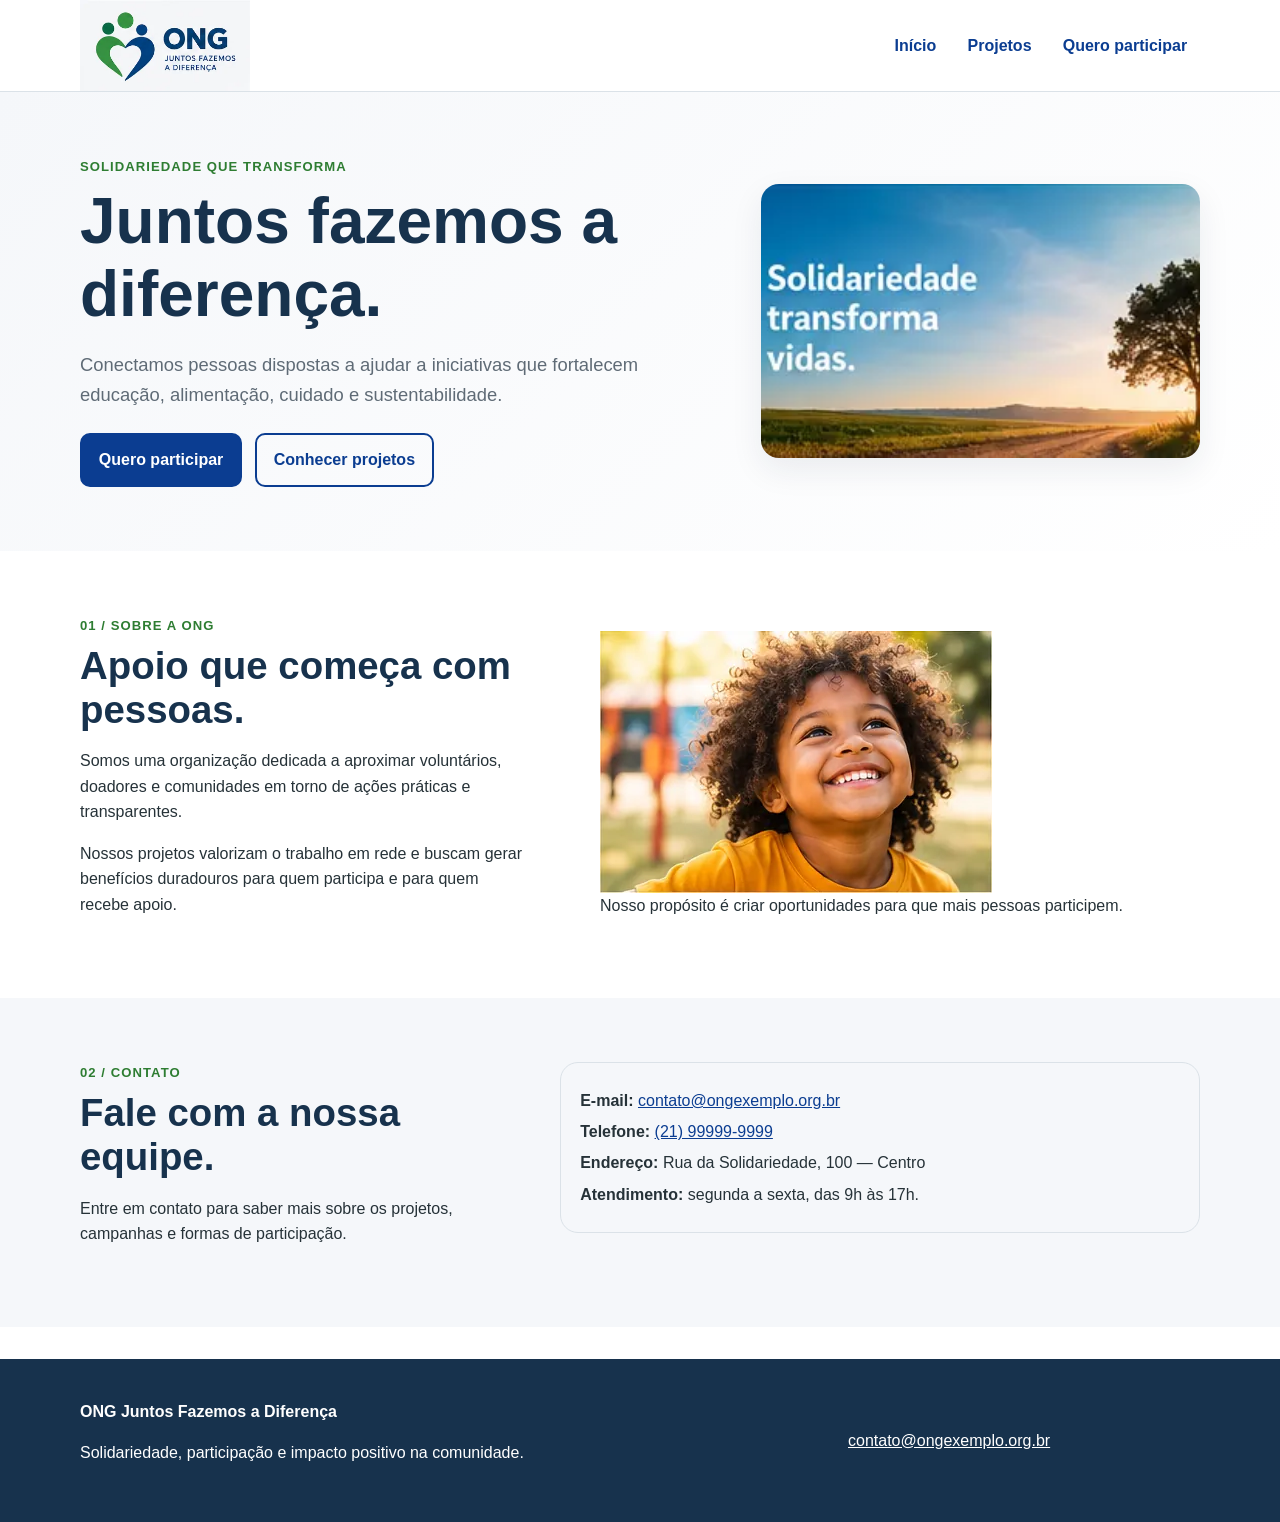
<file: index.html>
<!doctype html>
<html lang="pt-BR">
<head>
  <meta charset="utf-8">
  <meta name="viewport" content="width=device-width, initial-scale=1">
  <meta name="description" content="ONG Juntos Fazemos a Diferença: conheça nossos projetos, doe e participe como voluntário.">
  <title>Início | ONG Juntos Fazemos a Diferença</title>
  <link rel="icon" href="assets/img/favicon.png" type="image/png">
  <link rel="stylesheet" href="assets/css/style.css">
</head>
<body>
<a class="skip-link" href="#conteudo">Pular para o conteúdo principal</a>
<header class="site-header">
  <div class="container header-inner">
    <a class="brand" href="index.html" aria-label="ONG Juntos Fazemos a Diferença - início">
      <picture><source srcset="assets/img/logo.webp" type="image/webp"><img src="assets/img/logo.png" alt="ONG Juntos Fazemos a Diferença" width="170" height="102"></picture>
    </a>
    <nav class="site-nav" aria-label="Navegação principal">
      <ul>
        <li><a href="index.html" data-page="index">Início</a></li>
        <li><a href="projetos.html" data-page="projetos">Projetos</a></li>
        <li><a href="cadastro.html" data-page="cadastro">Quero participar</a></li>
      </ul>
    </nav>
  </div>
</header>
<main id="conteudo">
<section class="hero" aria-labelledby="titulo-principal">
  <div class="container hero-grid">
    <div>
      <p class="eyebrow">Solidariedade que transforma</p>
      <h1 id="titulo-principal">Juntos fazemos a diferença.</h1>
      <p class="lead">Conectamos pessoas dispostas a ajudar a iniciativas que fortalecem educação, alimentação, cuidado e sustentabilidade.</p>
      <div class="actions">
        <a class="button" href="cadastro.html">Quero participar</a>
        <a class="button secondary" href="projetos.html">Conhecer projetos</a>
      </div>
    </div>
    <div class="hero-media">
      <picture>
        <source srcset="assets/img/hero.webp" type="image/webp">
        <img src="assets/img/hero.jpg" alt="Paisagem ao pôr do sol com uma árvore e a mensagem Solidariedade transforma vidas" width="356" height="177">
      </picture>
    </div>
  </div>
</section>

<section class="section" aria-labelledby="sobre-titulo">
  <div class="container contact-grid">
    <div>
      <p class="eyebrow">01 / Sobre a ONG</p>
      <h2 id="sobre-titulo">Apoio que começa com pessoas.</h2>
      <p>Somos uma organização dedicada a aproximar voluntários, doadores e comunidades em torno de ações práticas e transparentes.</p>
      <p>Nossos projetos valorizam o trabalho em rede e buscam gerar benefícios duradouros para quem participa e para quem recebe apoio.</p>
    </div>
    <figure>
      <picture><source srcset="assets/img/crianca-sorrindo.webp" type="image/webp"><img src="assets/img/crianca-sorrindo.jpg" alt="Criança sorrindo em um espaço ao ar livre" width="392" height="262" loading="lazy"></picture>
      <figcaption>Nosso propósito é criar oportunidades para que mais pessoas participem.</figcaption>
    </figure>
  </div>
</section>

<section class="section alt" aria-labelledby="contato-titulo">
  <div class="container contact-grid">
    <div>
      <p class="eyebrow">02 / Contato</p>
      <h2 id="contato-titulo">Fale com a nossa equipe.</h2>
      <p>Entre em contato para saber mais sobre os projetos, campanhas e formas de participação.</p>
    </div>
    <address>
      <p><strong>E-mail:</strong> <a href="mailto:contato@ongexemplo.org.br">contato@ongexemplo.org.br</a></p>
      <p><strong>Telefone:</strong> <a href="tel:+5521999999999">(21) 99999-9999</a></p>
      <p><strong>Endereço:</strong> Rua da Solidariedade, 100 — Centro</p>
      <p><strong>Atendimento:</strong> segunda a sexta, das 9h às 17h.</p>
    </address>
  </div>
</section>
</main>
<footer class="site-footer">
  <div class="container footer-grid">
    <div>
      <strong>ONG Juntos Fazemos a Diferença</strong>
      <p>Solidariedade, participação e impacto positivo na comunidade.</p>
    </div>
    <div><a href="mailto:contato@ongexemplo.org.br">contato@ongexemplo.org.br</a></div>
  </div>
</footer>

</body>
</html>
</file>
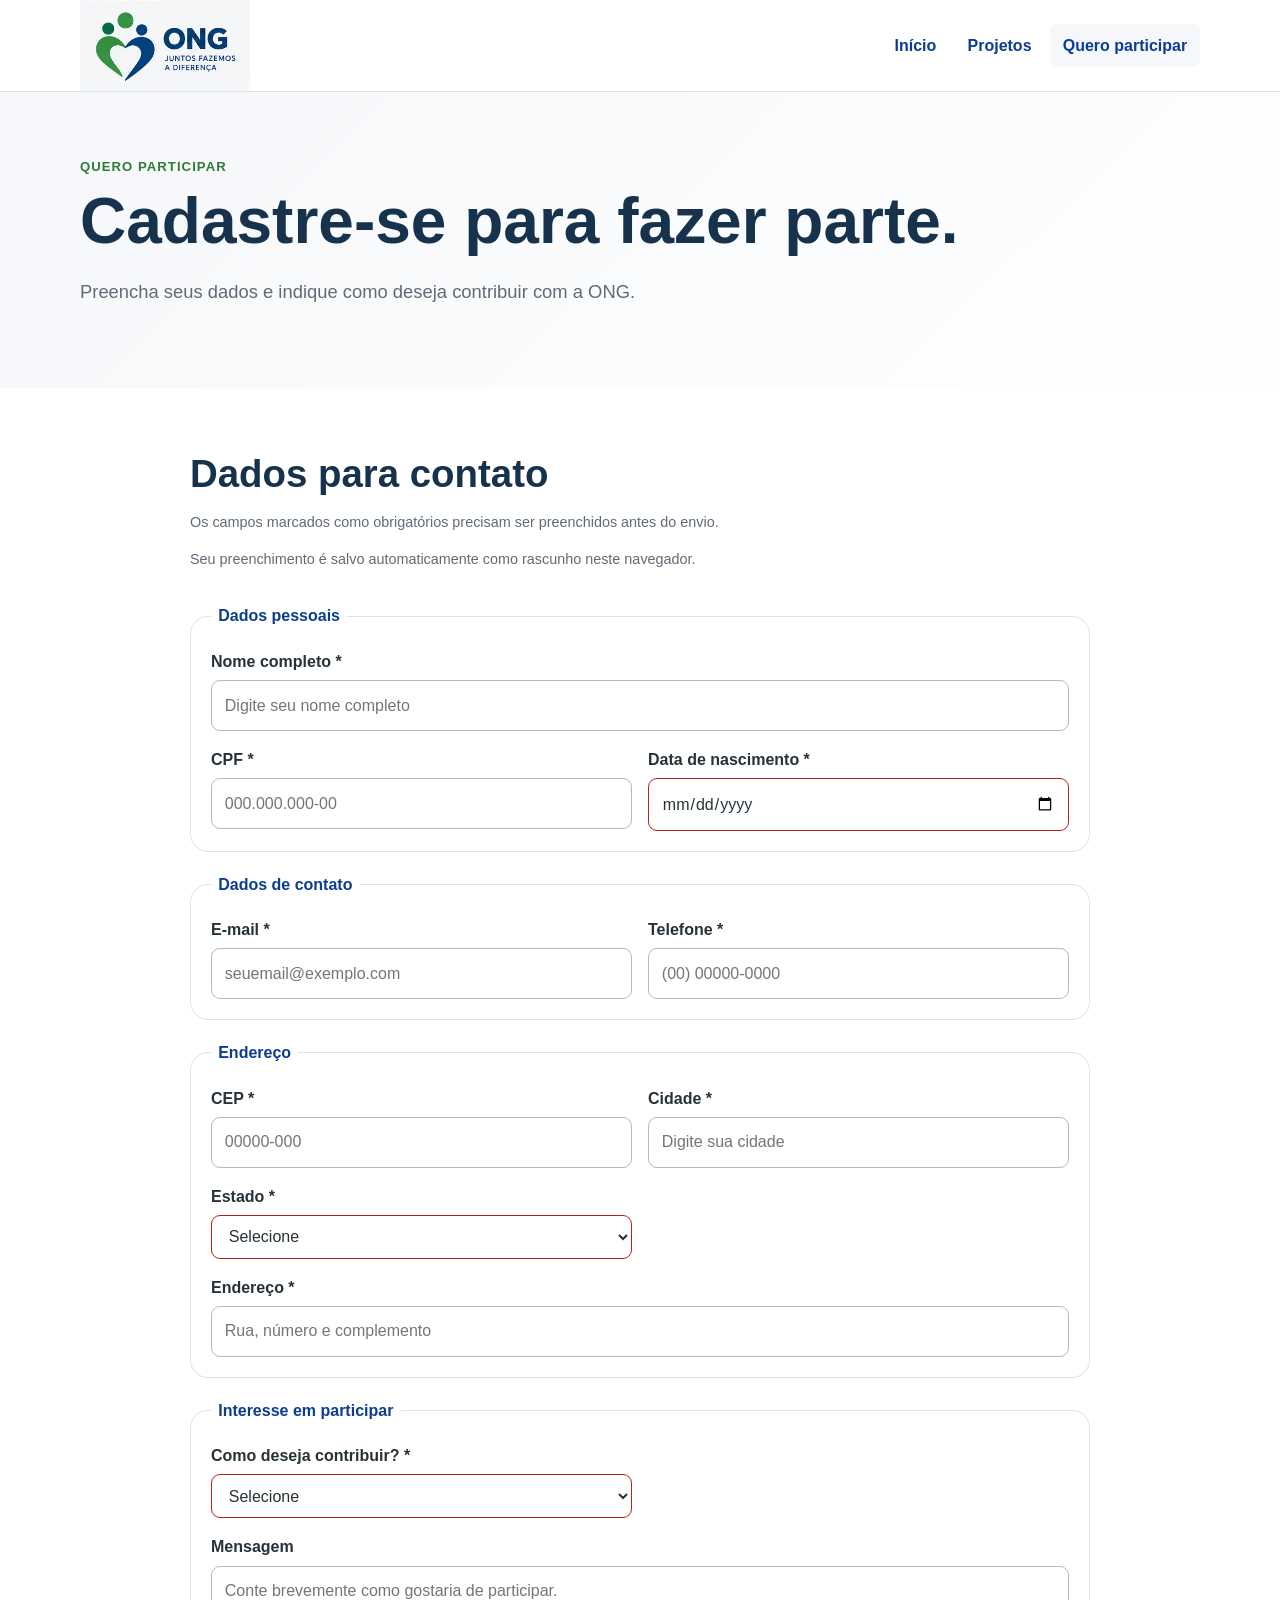
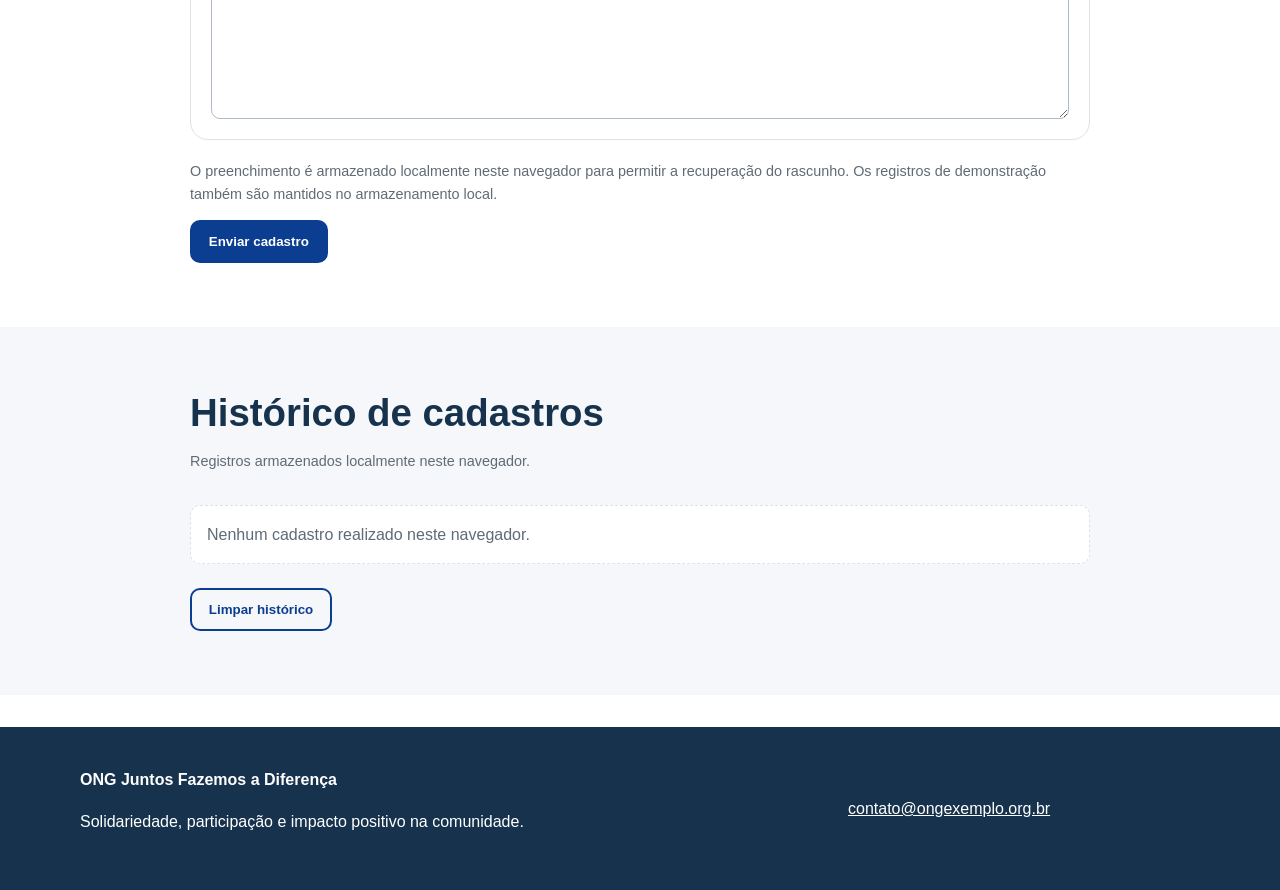
<file: cadastro.html>
<!doctype html>
<html lang="pt-BR">

<head>
  <meta charset="utf-8">

  <meta
    name="viewport"
    content="width=device-width, initial-scale=1"
  >

  <meta
    name="description"
    content="ONG Juntos Fazemos a Diferença: conheça nossos projetos, participe e contribua para transformar a comunidade."
  >

  <title>
    Quero participar | ONG Juntos Fazemos a Diferença
  </title>

  <link
    rel="icon"
    href="assets/img/favicon.png"
    type="image/png"
  >

  <link
    rel="stylesheet"
    href="assets/css/style.css"
  >
</head>

<body>

  <a
    class="skip-link"
    href="#conteudo"
  >
    Pular para o conteúdo principal
  </a>


  <!-- =====================================================
       CABEÇALHO
       ===================================================== -->

  <header class="site-header">

    <div class="container header-inner">

      <a
        class="brand"
        href="index.html"
        aria-label="ONG Juntos Fazemos a Diferença - início"
      >

        <picture>

          <source
            srcset="assets/img/logo.webp"
            type="image/webp"
          >

          <img
            src="assets/img/logo.png"
            alt="ONG Juntos Fazemos a Diferença"
            width="170"
            height="102"
          >

        </picture>

      </a>


      <nav
        class="site-nav"
        aria-label="Navegação principal"
      >

        <ul>

          <li>

            <a
              href="index.html"
              data-page="index"
            >
              Início
            </a>

          </li>

          <li>

            <a
              href="projetos.html"
              data-page="projetos"
            >
              Projetos
            </a>

          </li>

          <li>

            <a
              href="cadastro.html"
              data-page="cadastro"
              aria-current="page"
            >
              Quero participar
            </a>

          </li>

        </ul>

      </nav>

    </div>

  </header>


  <!-- =====================================================
       CONTEÚDO PRINCIPAL
       ===================================================== -->

  <main id="conteudo">


    <!-- ===================================================
         HERO
         =================================================== -->

    <section
      class="hero"
      aria-labelledby="titulo-cadastro"
    >

      <div class="container">

        <p class="eyebrow">
          Quero participar
        </p>

        <h1 id="titulo-cadastro">
          Cadastre-se para fazer parte.
        </h1>

        <p class="lead">
          Preencha seus dados e indique como deseja contribuir com a ONG.
        </p>

      </div>

    </section>


    <!-- ===================================================
         FORMULÁRIO
         =================================================== -->

    <section
      class="section"
      aria-labelledby="formulario-titulo"
    >

      <div class="container form-wrap">

        <div class="section-heading">

          <h2 id="formulario-titulo">
            Dados para contato
          </h2>

          <p class="note">
            Os campos marcados como obrigatórios precisam ser preenchidos antes do envio.
          </p>

          <p class="note">
            Seu preenchimento é salvo automaticamente como rascunho neste navegador.
          </p>

        </div>


        <form
          id="cadastro-form"
          action="#"
          method="post"
          novalidate
        >


          <!-- =============================================
               DADOS PESSOAIS
               ============================================= -->

          <fieldset>

            <legend>
              Dados pessoais
            </legend>


            <div class="form-grid">


              <div class="field full">

                <label for="nome">
                  Nome completo *
                </label>

                <input
                  type="text"
                  id="nome"
                  name="nome"
                  required
                  autocomplete="name"
                  placeholder="Digite seu nome completo"
                >

              </div>


              <div class="field">

                <label for="cpf">
                  CPF *
                </label>

                <input
                  type="text"
                  id="cpf"
                  name="cpf"
                  required
                  inputmode="numeric"
                  autocomplete="off"
                  pattern="[0-9]{3}\.[0-9]{3}\.[0-9]{3}-[0-9]{2}"
                  placeholder="000.000.000-00"
                  title="Use o formato 000.000.000-00"
                >

              </div>


              <div class="field">

                <label for="nascimento">
                  Data de nascimento *
                </label>

                <input
                  type="date"
                  id="nascimento"
                  name="nascimento"
                  required
                  autocomplete="bday"
                >

              </div>


            </div>

          </fieldset>


          <!-- =============================================
               CONTATO
               ============================================= -->

          <fieldset>

            <legend>
              Dados de contato
            </legend>


            <div class="form-grid">


              <div class="field">

                <label for="email">
                  E-mail *
                </label>

                <input
                  type="email"
                  id="email"
                  name="email"
                  required
                  autocomplete="email"
                  placeholder="seuemail@exemplo.com"
                >

              </div>


              <div class="field">

                <label for="telefone">
                  Telefone *
                </label>

                <input
                  type="tel"
                  id="telefone"
                  name="telefone"
                  required
                  inputmode="tel"
                  autocomplete="tel"
                  pattern="\([0-9]{2}\) [0-9]{4,5}-[0-9]{4}"
                  placeholder="(00) 00000-0000"
                  title="Use o formato (00) 00000-0000"
                >

              </div>


            </div>

          </fieldset>


          <!-- =============================================
               ENDEREÇO
               ============================================= -->

          <fieldset>

            <legend>
              Endereço
            </legend>


            <div class="form-grid">


              <div class="field">

                <label for="cep">
                  CEP *
                </label>

                <input
                  type="text"
                  id="cep"
                  name="cep"
                  required
                  inputmode="numeric"
                  autocomplete="postal-code"
                  pattern="[0-9]{5}-[0-9]{3}"
                  placeholder="00000-000"
                  title="Use o formato 00000-000"
                >

              </div>


              <div class="field">

                <label for="cidade">
                  Cidade *
                </label>

                <input
                  type="text"
                  id="cidade"
                  name="cidade"
                  required
                  autocomplete="address-level2"
                  placeholder="Digite sua cidade"
                >

              </div>


              <div class="field">

                <label for="estado">
                  Estado *
                </label>

                <select
                  id="estado"
                  name="estado"
                  required
                  autocomplete="address-level1"
                >

                  <option value="">
                    Selecione
                  </option>

                  <option value="AC">AC</option>
                  <option value="AL">AL</option>
                  <option value="AP">AP</option>
                  <option value="AM">AM</option>
                  <option value="BA">BA</option>
                  <option value="CE">CE</option>
                  <option value="DF">DF</option>
                  <option value="ES">ES</option>
                  <option value="GO">GO</option>
                  <option value="MA">MA</option>
                  <option value="MT">MT</option>
                  <option value="MS">MS</option>
                  <option value="MG">MG</option>
                  <option value="PA">PA</option>
                  <option value="PB">PB</option>
                  <option value="PR">PR</option>
                  <option value="PE">PE</option>
                  <option value="PI">PI</option>
                  <option value="RJ">RJ</option>
                  <option value="RN">RN</option>
                  <option value="RS">RS</option>
                  <option value="RO">RO</option>
                  <option value="RR">RR</option>
                  <option value="SC">SC</option>
                  <option value="SP">SP</option>
                  <option value="SE">SE</option>
                  <option value="TO">TO</option>

                </select>

              </div>


              <div class="field full">

                <label for="endereco">
                  Endereço *
                </label>

                <input
                  type="text"
                  id="endereco"
                  name="endereco"
                  required
                  autocomplete="street-address"
                  placeholder="Rua, número e complemento"
                >

              </div>


            </div>

          </fieldset>


          <!-- =============================================
               INTERESSE
               ============================================= -->

          <fieldset>

            <legend>
              Interesse em participar
            </legend>


            <div class="form-grid">


              <div class="field">

                <label for="interesse">
                  Como deseja contribuir? *
                </label>

                <select
                  id="interesse"
                  name="interesse"
                  required
                >

                  <option value="">
                    Selecione
                  </option>

                  <option value="Voluntariado">
                    Voluntariado
                  </option>

                  <option value="Doação">
                    Doação
                  </option>

                  <option value="Voluntariado e doação">
                    Voluntariado e doação
                  </option>

                </select>

              </div>


              <div class="field full">

                <label for="mensagem">
                  Mensagem
                </label>

                <textarea
                  id="mensagem"
                  name="mensagem"
                  rows="5"
                  placeholder="Conte brevemente como gostaria de participar."
                ></textarea>

              </div>


            </div>

          </fieldset>


          <!-- =============================================
               INFORMAÇÃO SOBRE PERSISTÊNCIA
               ============================================= -->

          <p class="note">

            O preenchimento é armazenado localmente neste navegador
            para permitir a recuperação do rascunho. Os registros de
            demonstração também são mantidos no armazenamento local.

          </p>


          <!-- =============================================
               ENVIO
               ============================================= -->

          <button
            class="button"
            type="submit"
          >
            Enviar cadastro
          </button>


          <!-- =============================================
               STATUS
               ============================================= -->

          <p
            id="form-status"
            class="status"
            role="status"
            aria-live="polite"
            hidden
          ></p>


        </form>

      </div>

    </section>


    <!-- ===================================================
         HISTÓRICO
         =================================================== -->

    <section
      class="section alt"
      aria-labelledby="historico-titulo"
    >

      <div class="container form-wrap">

        <div class="section-heading">

          <h2 id="historico-titulo">
            Histórico de cadastros
          </h2>

          <p class="note">
            Registros armazenados localmente neste navegador.
          </p>

        </div>


        <ul
          id="historico-list"
          class="history-list"
        ></ul>


        <button
          id="limpar-historico"
          class="button secondary"
          type="button"
        >
          Limpar histórico
        </button>

      </div>

    </section>


  </main>


  <!-- =====================================================
       RODAPÉ
       ===================================================== -->

  <footer class="site-footer">

    <div class="container footer-grid">

      <div>

        <strong>
          ONG Juntos Fazemos a Diferença
        </strong>

        <p>
          Solidariedade, participação e impacto positivo na comunidade.
        </p>

      </div>


      <div>

        <a
          href="mailto:contato@ongexemplo.org.br"
        >
          contato@ongexemplo.org.br
        </a>

      </div>

    </div>

  </footer>


  <!-- =====================================================
       JAVASCRIPT MODULAR
       ===================================================== -->

  <script
    type="module"
    src="assets/js/form.js"
  ></script>

</body>

</html>
</file>
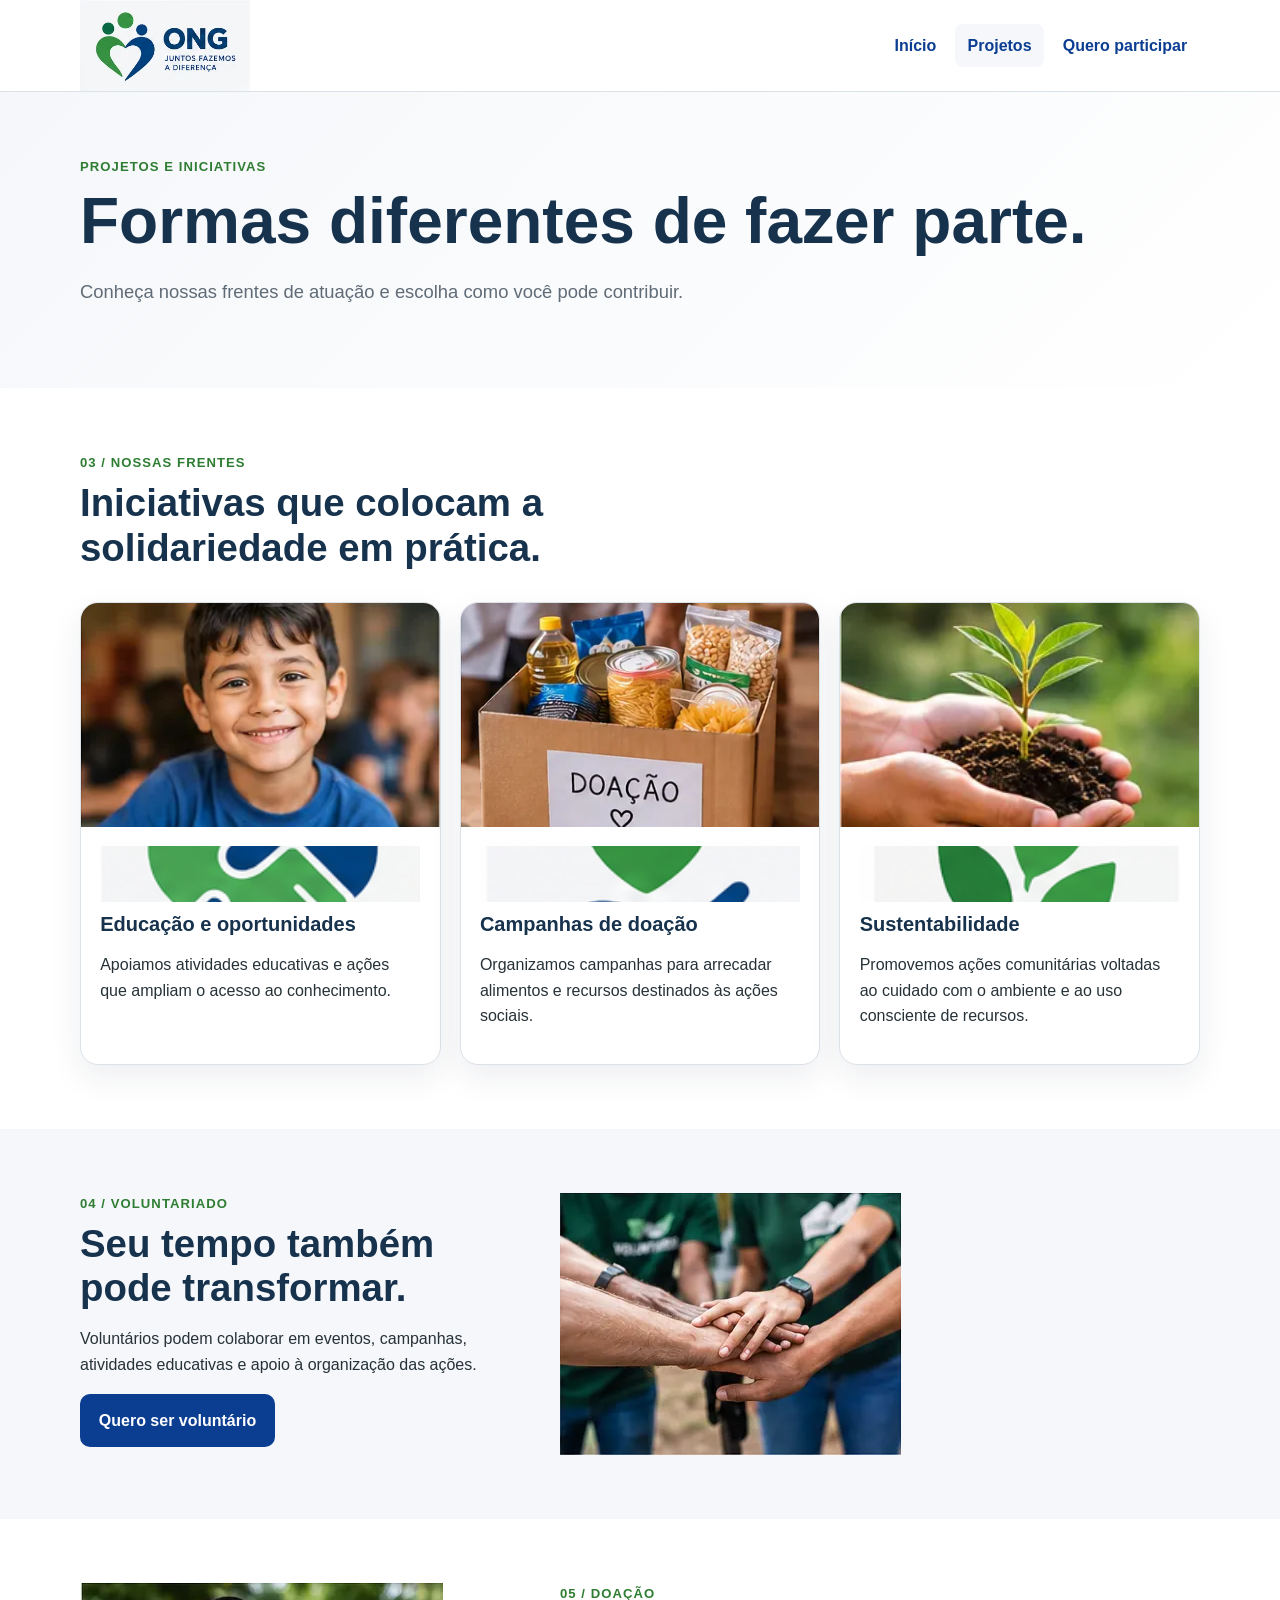
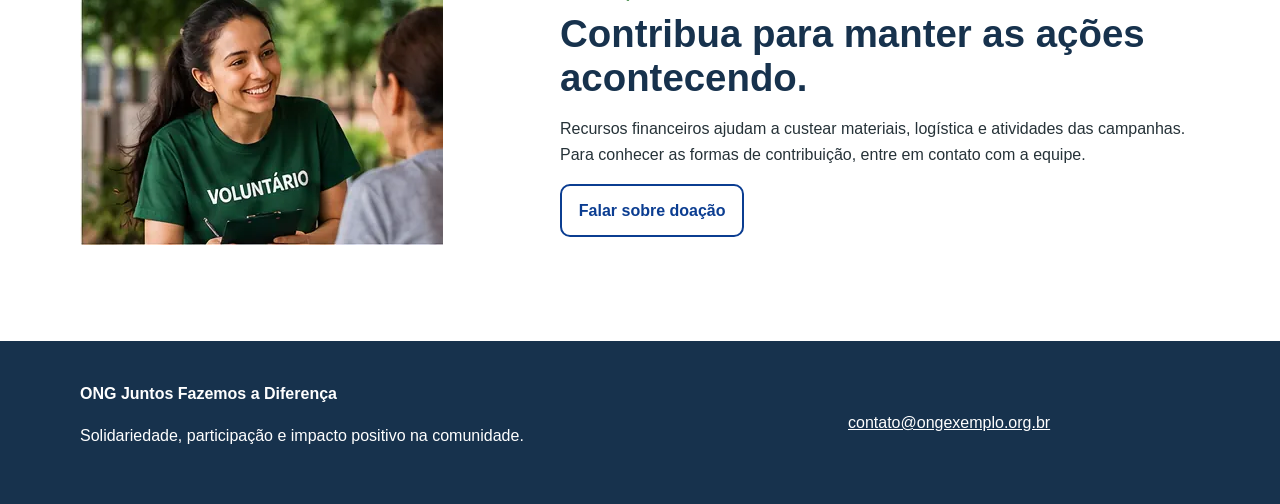
<file: projetos.html>
<!doctype html>
<html lang="pt-BR">
<head>
  <meta charset="utf-8">
  <meta name="viewport" content="width=device-width, initial-scale=1">
  <meta name="description" content="ONG Juntos Fazemos a Diferença: conheça nossos projetos, doe e participe como voluntário.">
  <title>Projetos | ONG Juntos Fazemos a Diferença</title>
  <link rel="icon" href="assets/img/favicon.png" type="image/png">
  <link rel="stylesheet" href="assets/css/style.css">
</head>
<body>
<a class="skip-link" href="#conteudo">Pular para o conteúdo principal</a>
<header class="site-header">
  <div class="container header-inner">
    <a class="brand" href="index.html" aria-label="ONG Juntos Fazemos a Diferença - início">
      <picture><source srcset="assets/img/logo.webp" type="image/webp"><img src="assets/img/logo.png" alt="ONG Juntos Fazemos a Diferença" width="170" height="102"></picture>
    </a>
    <nav class="site-nav" aria-label="Navegação principal">
      <ul>
        <li><a href="index.html" data-page="index">Início</a></li>
        <li><a href="projetos.html" data-page="projetos">Projetos</a></li>
        <li><a href="cadastro.html" data-page="cadastro">Quero participar</a></li>
      </ul>
    </nav>
  </div>
</header>
<main id="conteudo" data-page="projetos">
<section class="hero" aria-labelledby="titulo-projetos">
  <div class="container">
    <p class="eyebrow">Projetos e iniciativas</p>
    <h1 id="titulo-projetos">Formas diferentes de fazer parte.</h1>
    <p class="lead">Conheça nossas frentes de atuação e escolha como você pode contribuir.</p>
  </div>
</section>

<section class="section" aria-labelledby="projetos-titulo">
  <div class="container">
    <div class="section-heading">
      <p class="eyebrow">03 / Nossas frentes</p>
      <h2 id="projetos-titulo">Iniciativas que colocam a solidariedade em prática.</h2>
    </div>
    <div class="cards" id="lista-projetos"></div>
    <noscript><p>Ative o JavaScript para ver a lista de projetos.</p></noscript>
  </div>
</section>

<section class="section alt" aria-labelledby="voluntariado-titulo">
  <div class="container contact-grid">
    <div>
      <p class="eyebrow">04 / Voluntariado</p>
      <h2 id="voluntariado-titulo">Seu tempo também pode transformar.</h2>
      <p>Voluntários podem colaborar em eventos, campanhas, atividades educativas e apoio à organização das ações.</p>
      <a class="button" href="cadastro.html">Quero ser voluntário</a>
    </div>
    <picture><source srcset="assets/img/voluntarios.webp" type="image/webp"><img src="assets/img/voluntarios.jpg" alt="Pessoas voluntárias unindo as mãos durante uma ação coletiva" width="341" height="262" loading="lazy"></picture>
  </div>
</section>

<section class="section" aria-labelledby="doacao-titulo">
  <div class="container contact-grid">
    <picture><source srcset="assets/img/atendimento.webp" type="image/webp"><img src="assets/img/atendimento.jpg" alt="Voluntária conversando com uma pessoa durante atendimento" width="363" height="262" loading="lazy"></picture>
    <div>
      <p class="eyebrow">05 / Doação</p>
      <h2 id="doacao-titulo">Contribua para manter as ações acontecendo.</h2>
      <p>Recursos financeiros ajudam a custear materiais, logística e atividades das campanhas. Para conhecer as formas de contribuição, entre em contato com a equipe.</p>
      <a class="button secondary" href="mailto:doacoes@ongexemplo.org.br">Falar sobre doação</a>
    </div>
  </div>
</section>
</main>
<footer class="site-footer">
  <div class="container footer-grid">
    <div>
      <strong>ONG Juntos Fazemos a Diferença</strong>
      <p>Solidariedade, participação e impacto positivo na comunidade.</p>
    </div>
    <div><a href="mailto:contato@ongexemplo.org.br">contato@ongexemplo.org.br</a></div>
  </div>
</footer>

<template id="tpl-projeto">
  <article class="card">
    <picture>
      <source type="image/webp">
      <img class="card-foto" height="193" loading="lazy" alt="">
    </picture>
    <div class="card-body">
      <img class="card-icon" alt="" aria-hidden="true">
      <h3></h3>
      <p></p>
    </div>
  </article>
</template>

<script src="assets/js/templates.js" defer></script>
</body>
</html>
</file>
<file: assets/css/style.css>
:root {
  /* ================================
     DESIGN SYSTEM — CORES
     ================================ */
  --blue: #0b3d91;
  --green: #2e7d32;
  --green-light: #81c784;
  --sky: #a7d8f0;
  --surface: #f5f7fa;
  --text: #263238;
  --muted: #5f6b76;
  --white: #ffffff;
  --border: #dbe2e8;

  /* ================================
     DESIGN SYSTEM — ESTRUTURA
     ================================ */
  --shadow: 0 12px 32px rgba(25, 43, 60, 0.08);
  --radius: 18px;
  --max: 1120px;
}

* {
  box-sizing: border-box;
}

html {
  scroll-behavior: smooth;
}

body {
  margin: 0;
  font-family: Arial, Helvetica, sans-serif;
  color: var(--text);
  background: var(--white);
  line-height: 1.6;
}

img {
  display: block;
  max-width: 100%;
  height: auto;
}

a {
  color: var(--blue);
}

/* ================================
   ACESSIBILIDADE
   ================================ */

a:focus-visible,
button:focus-visible,
input:focus-visible,
select:focus-visible,
textarea:focus-visible {
  outline: 3px solid var(--sky);
  outline-offset: 3px;
}

.skip-link {
  position: absolute;
  left: 1rem;
  top: -5rem;
  z-index: 100;
  background: var(--blue);
  color: var(--white);
  padding: 0.75rem 1rem;
  border-radius: 8px;
}

.skip-link:focus {
  top: 1rem;
}

/* ================================
   ESTRUTURA GERAL
   ================================ */

.container {
  width: min(calc(100% - 2rem), var(--max));
  margin-inline: auto;
}

main {
  min-height: 60vh;
}

/* ================================
   HEADER
   ================================ */

.site-header {
  border-bottom: 1px solid var(--border);
  background: var(--white);
  position: sticky;
  top: 0;
  z-index: 50;
}

.header-inner {
  min-height: 78px;
  display: flex;
  align-items: center;
  justify-content: space-between;
  gap: 1.5rem;
}

.brand img {
  width: 170px;
}

.site-nav ul {
  list-style: none;
  display: flex;
  flex-wrap: wrap;
  gap: 0.35rem;
  margin: 0;
  padding: 0;
}

.site-nav a {
  display: block;
  padding: 0.55rem 0.8rem;
  border-radius: 8px;
  text-decoration: none;
  font-weight: 700;
}

.site-nav a:hover,
.site-nav a[aria-current="page"] {
  background: var(--surface);
}

/* ================================
   TIPOGRAFIA
   ================================ */

h1,
h2,
h3 {
  line-height: 1.15;
  color: #17324d;
}

h1 {
  font-size: clamp(2.2rem, 5vw, 4rem);
  margin: 0 0 1rem;
}

h2 {
  font-size: clamp(1.7rem, 3vw, 2.5rem);
  margin: 0 0 0.8rem;
}

h3 {
  font-size: 1.25rem;
  margin: 0.4rem 0 0.5rem;
}

.eyebrow {
  margin: 0 0 0.5rem;
  color: var(--green);
  font-weight: 800;
  text-transform: uppercase;
  letter-spacing: 0.08em;
  font-size: 0.82rem;
}

.lead {
  font-size: 1.15rem;
  color: var(--muted);
  max-width: 62ch;
}

/* ================================
   HERO
   GRID: 12 COLUNAS
   ================================ */

.hero {
  padding: 4rem 0;
  background: linear-gradient(135deg, #f5f7fa, #fff);
}

.hero-grid {
  display: grid;

  /* Arquitetura principal de 12 colunas */
  grid-template-columns: repeat(12, minmax(0, 1fr));

  align-items: center;
  gap: 3rem;
}

/* Conteúdo textual: 7 das 12 colunas */
.hero-grid > :first-child {
  grid-column: span 7;
}

/* Imagem: 5 das 12 colunas */
.hero-media {
  grid-column: span 5;
}

.hero-media img {
  width: 100%;
  aspect-ratio: 16 / 10;
  object-fit: cover;
  border-radius: var(--radius);
  box-shadow: var(--shadow);
}

/* ================================
   BOTÕES
   ================================ */

.actions {
  display: flex;
  flex-wrap: wrap;
  gap: 0.8rem;
  margin-top: 1.5rem;
}

.button {
  display: inline-block;
  border: 2px solid var(--blue);
  background: var(--blue);
  color: var(--white);
  padding: 0.75rem 1.05rem;
  border-radius: 10px;
  font-weight: 800;
  text-decoration: none;
}

.button.secondary {
  background: transparent;
  color: var(--blue);
}

/* ================================
   SEÇÕES
   ================================ */

.section {
  padding: 4rem 0;
}

.section.alt {
  background: var(--surface);
}

.section-heading {
  max-width: 720px;
  margin-bottom: 2rem;
}

/* ================================
   CARDS
   GRID: 12 COLUNAS
   Cada card ocupa 4 colunas
   ================================ */

.cards {
  display: grid;
  grid-template-columns: repeat(12, minmax(0, 1fr));
  gap: 1.2rem;
}

.card {
  grid-column: span 4;
  background: var(--white);
  border: 1px solid var(--border);
  border-radius: var(--radius);
  overflow: hidden;
  box-shadow: var(--shadow);
}

.card img {
  width: 100%;
  aspect-ratio: 16 / 10;
  object-fit: cover;
}

.card-body {
  padding: 1.2rem;
}

.card-icon {
  width: 56px;
  height: 56px;
  object-fit: contain;
  margin-bottom: 0.7rem;
}

/* ================================
   CONTATO
   GRID: 12 COLUNAS
   ================================ */

.contact-grid {
  display: grid;
  grid-template-columns: repeat(12, minmax(0, 1fr));
  gap: 2rem;
  align-items: start;
}

/* Primeiro bloco: 5 colunas */
.contact-grid > :first-child {
  grid-column: span 5;
}

/* Segundo bloco: 7 colunas */
.contact-grid > :last-child {
  grid-column: span 7;
}

address {
  font-style: normal;
  background: var(--surface);
  border: 1px solid var(--border);
  padding: 1.2rem;
  border-radius: var(--radius);
}

address p {
  margin: 0.35rem 0;
}

/* ================================
   FOOTER
   GRID: 12 COLUNAS
   ================================ */

.site-footer {
  background: #17324d;
  color: var(--white);
  padding: 2.5rem 0;
  margin-top: 2rem;
}

.footer-grid {
  display: grid;
  grid-template-columns: repeat(12, minmax(0, 1fr));
  gap: 2rem;
  align-items: center;
}

.footer-grid > :first-child {
  grid-column: span 8;
}

.footer-grid > :last-child {
  grid-column: span 4;
}

.site-footer a {
  color: var(--white);
}

/* ================================
   FORMULÁRIO
   GRID: 12 COLUNAS
   ================================ */

.form-wrap {
  max-width: 900px;
  margin-inline: auto;
}

fieldset {
  border: 1px solid var(--border);
  border-radius: var(--radius);
  padding: 1.25rem;
  margin: 0 0 1.25rem;
  background: var(--white);
}

legend {
  font-weight: 800;
  color: var(--blue);
  padding: 0 0.45rem;
}

.form-grid {
  display: grid;
  grid-template-columns: repeat(12, minmax(0, 1fr));
  gap: 1rem;
}

/*
  Campo padrão = 6 colunas
  Campo full = 12 colunas
*/

.field {
  grid-column: span 6;
  display: flex;
  flex-direction: column;
  gap: 0.35rem;
}

.field.full {
  grid-column: 1 / -1;
}

label {
  font-weight: 700;
}

input,
select,
textarea {
  width: 100%;
  border: 1px solid #aebbc6;
  border-radius: 9px;
  padding: 0.72rem 0.8rem;
  font: inherit;
  color: var(--text);
  background: var(--white);
}

input:invalid:not(:placeholder-shown),
select:invalid:not(:focus) {
  border-color: #b42318;
}

.help {
  margin: 0;
  font-size: 0.86rem;
  color: var(--muted);
}

.status {
  margin-top: 1rem;
  padding: 0.9rem 1rem;
  border-radius: 10px;
  background: #edf7ee;
  color: #1b5e20;
}

.note {
  color: var(--muted);
  font-size: 0.9rem;
}
/* =========================================================
   VALIDAÇÃO DINÂMICA DO FORMULÁRIO
   ========================================================= */

.field.is-invalid input,
.field.is-invalid select,
.field.is-invalid textarea {
  border-color: #b42318;
  background-color: #fff8f7;
}

.field.is-invalid input:focus,
.field.is-invalid select:focus,
.field.is-invalid textarea:focus {
  outline: 3px solid rgba(180, 35, 24, 0.18);
  outline-offset: 2px;
}

.field-error {
  display: block;
  margin-top: 0.15rem;
  color: #b42318;
  font-size: 0.86rem;
  font-weight: 700;
}

.status-success {
  background: #edf7ee;
  color: #1b5e20;
}

.status-info {
  background: #eef5fb;
  color: #0b3d91;
}

.status-error {
  background: #fff1f0;
  color: #b42318;
}

/* =========================================================
   HISTÓRICO DE CADASTROS
   ========================================================= */

.history-list {
  display: grid;
  gap: 0.8rem;
  margin: 0 0 1.5rem;
  padding: 0;
  list-style: none;
}

.history-item {
  display: flex;
  flex-direction: column;
  gap: 0.2rem;
  padding: 1rem;
  border: 1px solid var(--border);
  border-radius: 10px;
  background: var(--white);
}

.history-item strong {
  color: #17324d;
}

.history-item span {
  color: var(--muted);
  font-size: 0.9rem;
}

.history-empty {
  padding: 1rem;
  border: 1px dashed var(--border);
  border-radius: 10px;
  color: var(--muted);
  background: var(--white);
}

/* =========================================================
   BREAKPOINT 1 — DESKTOP MÉDIO
   Até 1200px
   Redução de gaps para melhor aproveitamento horizontal
   ========================================================= */

@media (max-width: 1200px) {
  .hero-grid,
  .contact-grid,
  .cards,
  .footer-grid,
  .form-grid {
    gap: 1.75rem;
  }

  .hero {
    padding: 3.5rem 0;
  }

  .section {
    padding: 3.5rem 0;
  }
}

/* =========================================================
   BREAKPOINT 2 — TABLET / NOTEBOOK
   Até 992px
   Hero passa para distribuição 7/5 mais compacta
   ========================================================= */

@media (max-width: 992px) {
  .hero-grid {
    gap: 2rem;
  }

  .hero-grid > :first-child {
    grid-column: span 7;
  }

  .hero-media {
    grid-column: span 5;
  }

  .card {
    grid-column: span 6;
  }

  .contact-grid > :first-child {
    grid-column: span 5;
  }

  .contact-grid > :last-child {
    grid-column: span 7;
  }

  .footer-grid > :first-child {
    grid-column: span 7;
  }

  .footer-grid > :last-child {
    grid-column: span 5;
  }
}

/* =========================================================
   BREAKPOINT 3 — TABLET VERTICAL
   Até 768px
   Estruturas principais passam para uma coluna
   ========================================================= */

@media (max-width: 768px) {
  .header-inner {
    align-items: flex-start;
    flex-direction: column;
    padding-block: 1rem;
  }

  .hero-grid,
  .contact-grid {
    grid-template-columns: 1fr;
  }

  .hero-grid > :first-child,
  .hero-media,
  .contact-grid > :first-child,
  .contact-grid > :last-child {
    grid-column: 1 / -1;
  }

  .cards {
    grid-template-columns: repeat(2, minmax(0, 1fr));
  }

  .card {
    grid-column: span 1;
  }

  .form-grid {
    grid-template-columns: repeat(2, minmax(0, 1fr));
  }

  .field {
    grid-column: span 1;
  }

  .field.full {
    grid-column: 1 / -1;
  }

  .footer-grid {
    grid-template-columns: 1fr;
  }

  .footer-grid > :first-child,
  .footer-grid > :last-child {
    grid-column: 1 / -1;
  }

  .hero {
    padding: 3rem 0;
  }

  .section {
    padding: 3rem 0;
  }
}

/* =========================================================
   BREAKPOINT 4 — SMARTPHONES
   Até 576px
   Cards e formulário passam para uma coluna
   ========================================================= */

@media (max-width: 576px) {
  .container {
    width: min(calc(100% - 1.5rem), var(--max));
  }

  .site-nav ul {
    flex-direction: column;
    width: 100%;
  }

  .site-nav a {
    width: 100%;
  }

  .hero {
    padding: 2.5rem 0;
  }

  .section {
    padding: 2.5rem 0;
  }

  .cards,
  .form-grid {
    grid-template-columns: 1fr;
  }

  .card,
  .field,
  .field.full {
    grid-column: 1 / -1;
  }

  .actions {
    flex-direction: column;
    align-items: stretch;
  }

  .button {
    text-align: center;
  }

  .footer-grid {
    gap: 1.25rem;
  }
}

/* =========================================================
   BREAKPOINT 5 — SMARTPHONES PEQUENOS
   Até 400px
   Ajustes finais de densidade e tipografia
   ========================================================= */

@media (max-width: 400px) {
  .container {
    width: min(calc(100% - 1rem), var(--max));
  }

  h1 {
    font-size: 2.1rem;
  }

  h2 {
    font-size: 1.65rem;
  }

  h3 {
    font-size: 1.15rem;
  }

  .lead {
    font-size: 1rem;
  }

  .hero-media img {
    border-radius: 12px;
  }

  fieldset {
    padding: 1rem;
    border-radius: 14px;
  }

  .card {
    border-radius: 14px;
  }
}

/* =========================================================
   ACESSIBILIDADE — REDUÇÃO DE MOVIMENTO
   ========================================================= */

@media (prefers-reduced-motion: reduce) {
  html {
    scroll-behavior: auto;
  }
}
</file>
